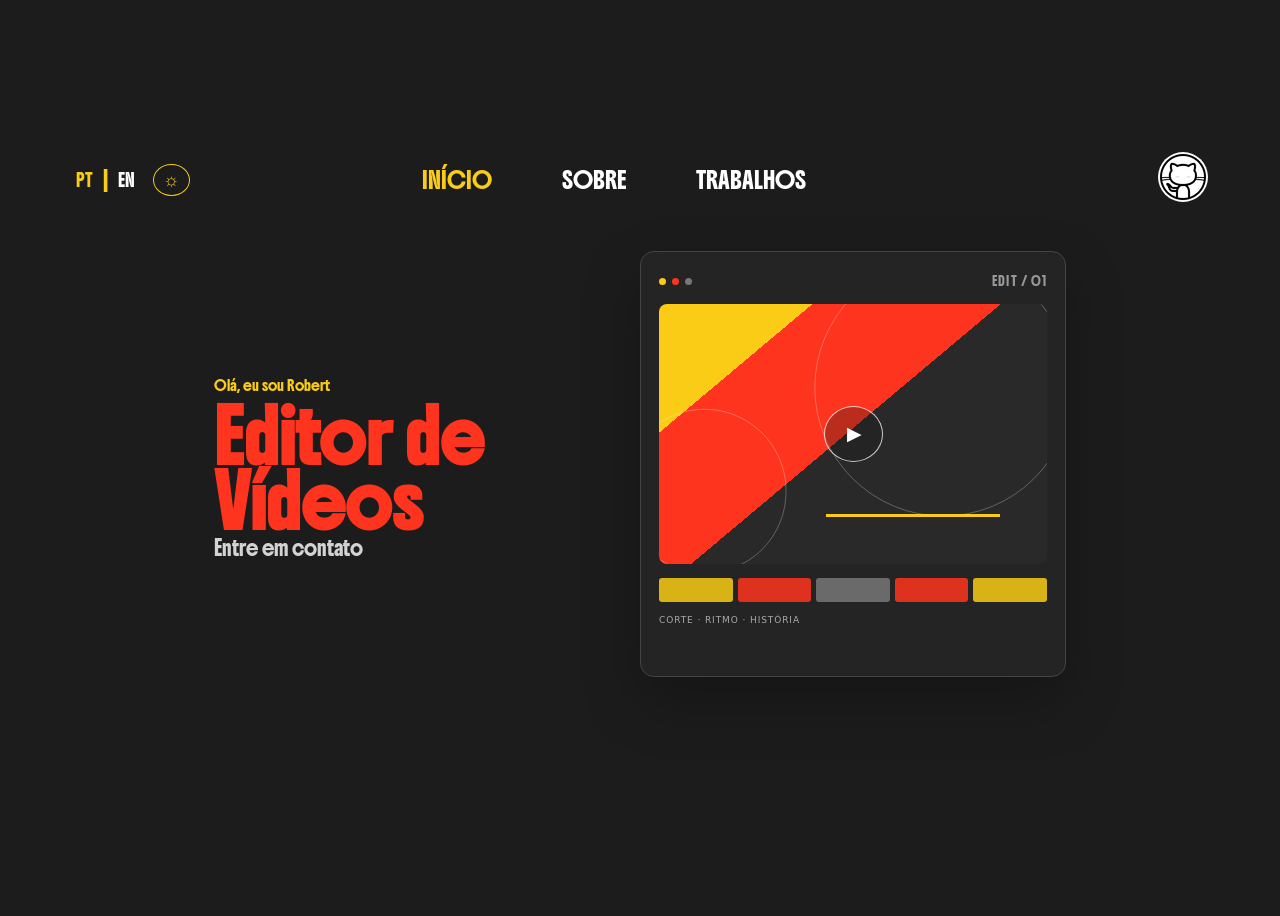
<file: Projeto-portifolio-main/index.html>
<!DOCTYPE html>
<html lang="pt-br">
<head>
    <link rel="icon" href="IconR.png">
    <link rel="preconnect" href="https://fonts.googleapis.com">
    <link rel="preconnect" href="https://fonts.gstatic.com" crossorigin>
    <link href="https://fonts.googleapis.com/css2?family=Boldonse&display=swap" rel="stylesheet">
    <link rel="stylesheet" href="https://cdnjs.cloudflare.com/ajax/libs/font-awesome/6.5.0/css/all.min.css">
    <link rel="stylesheet" href="main.css">
    <meta charset="UTF-8">
    <meta name="viewport" content="width=device-width, initial-scale=1.0">
    <title data-i18n="pageTitle">Portfólio de Robert</title>
</head>
<body>
<main class="mainbox">
    <header id="navbar">
        <div class="language-switch" data-i18n-aria="languagePicker" aria-label="Idioma">
            <button type="button" data-lang-choice="pt" aria-label="Português">PT</button>
            <span>|</span>
            <button type="button" data-lang-choice="en" aria-label="English">EN</button>
            <button type="button" class="theme-toggle" data-theme-toggle aria-pressed="false" aria-label="Ativar modo claro" title="Ativar modo claro">☼</button>
        </div>
       
        <div id="buttons">
            <button type="button" data-nav-page="homebox" aria-current="page">
                <p class="buttons" data-i18n="home"><strong>INÍCIO</strong></p>
            </button>
            <button type="button" data-nav-page="aboutbox">
                <p class="buttons" data-i18n="about"><b>SOBRE</b></p>
            </button>
            <button type="button" data-nav-page="workbox">
    <p class="buttons" data-i18n="works"><strong>TRABALHOS</strong></p>
</button>

        </div>
        <div id="gitbutton">
             <a href="https://github.com/Rob1nRobert">
                <button>
                    <img class="gitimg" src="icons8-github.gif" alt="GitHub" data-i18n-alt="githubAlt">
                </button>
            </a>
        </div>
    </header>
    <section id="homebox" class="page active">
    
        <div id="contactbox">
            <div class="textbox1">
            <p style="color:#FACC15 ;font-size: 10px;" data-i18n="greeting">Olá, eu sou Robert</p>
            <h1 class="fullstacktitle" data-i18n="profession">Editor de Vídeos</h1>
            <a id="contact-link" data-contact-link href="contact.html"><p class="contactp" data-i18n="contactMe"><strong>Entre em contato</strong></p></a>
            </div>
        </div>
        <div id="photobox" aria-hidden="true">
            <div class="hero-editor-card">
                <div class="hero-editor-top"><span></span><span></span><span></span><b>EDIT / 01</b></div>
                <div class="hero-preview"><span class="hero-preview-play">▶</span><span class="hero-preview-line"></span></div>
                <div class="hero-mini-timeline">
                    <i></i><i></i><i></i><i></i><i></i>
                </div>
                <p class="hero-editor-caption">CORTE · RITMO · HISTÓRIA</p>
            </div>
        </div>
        </section>
    <section id="workbox" class="page">
        <div class="works-heading">
            <h1 class="tittlework" data-i18n="videoTitle">Meus vídeos</h1>
            <div class="carousel-controls" aria-label="Controles do carrossel">
                <button class="carousel-button" type="button" data-direction="-1" data-i18n-aria="previousVideo" aria-label="Vídeo anterior">‹</button>
                <button class="carousel-button" type="button" data-direction="1" data-i18n-aria="nextVideo" aria-label="Próximo vídeo">›</button>
            </div>
        </div>
        <div class="niche-filter-area">
            <h2 data-i18n="nichesTitle">Filtrar por nicho</h2>
            <div class="niche-filters" role="group" data-i18n-aria="nicheFiltersLabel" aria-label="Filtrar vídeos por nicho">
                <button type="button" class="niche-filter active" data-niche-filter="all" data-i18n="allNiches" aria-pressed="true">Todos</button>
                <button type="button" class="niche-filter" data-niche-filter="games" data-i18n="nicheGames" aria-pressed="false">Jogos</button>
                <button type="button" class="niche-filter" data-niche-filter="other" data-i18n="nicheOther" aria-pressed="false">Outros</button>
            </div>
        </div>
        <div class="workbox2" data-i18n-aria="videoCarousel" aria-label="Carrossel de vídeos">
            <article class="Works" data-niche="games">
                <div class="video-frame vertical-video"><iframe src="https://www.youtube.com/embed/EexkABynGdo?enablejsapi=1" title="Jogo 01 — YouTube Shorts" data-i18n-title="gameVideo1" loading="lazy" allow="accelerometer; autoplay; clipboard-write; encrypted-media; gyroscope; picture-in-picture; web-share" referrerpolicy="strict-origin-when-cross-origin" allowfullscreen></iframe></div>
                <h2 data-i18n="gameVideo1">Jogo 01</h2>
                <p data-i18n="youtubeShortDescription">Edição para YouTube Shorts.</p>
            </article>
            <article class="Works" data-niche="games">
                <div class="video-frame vertical-video"><iframe src="https://www.youtube.com/embed/wYV0LbGsFuY?enablejsapi=1" title="Jogo 02 — YouTube Shorts" data-i18n-title="gameVideo2" loading="lazy" allow="accelerometer; autoplay; clipboard-write; encrypted-media; gyroscope; picture-in-picture; web-share" referrerpolicy="strict-origin-when-cross-origin" allowfullscreen></iframe></div>
                <h2 data-i18n="gameVideo2">Jogo 02</h2>
                <p data-i18n="youtubeShortDescription">Edição para YouTube Shorts.</p>
            </article>
            <article class="Works" data-niche="other">
                <div class="video-frame vertical-video"><iframe src="https://www.youtube.com/embed/GSeT4iWmxms?enablejsapi=1" title="Outro vídeo 01 — YouTube Shorts" data-i18n-title="otherVideo1" loading="lazy" allow="accelerometer; autoplay; clipboard-write; encrypted-media; gyroscope; picture-in-picture; web-share" referrerpolicy="strict-origin-when-cross-origin" allowfullscreen></iframe></div>
                <h2 data-i18n="otherVideo1">Outro vídeo 01</h2>
                <p data-i18n="youtubeShortDescription">Edição para YouTube Shorts.</p>
            </article>
            <article class="Works" data-niche="other">
                <div class="video-frame vertical-video"><iframe src="https://www.youtube.com/embed/uJylXmaSxjw?enablejsapi=1" title="Outro vídeo 02 — YouTube Shorts" data-i18n-title="otherVideo2" loading="lazy" allow="accelerometer; autoplay; clipboard-write; encrypted-media; gyroscope; picture-in-picture; web-share" referrerpolicy="strict-origin-when-cross-origin" allowfullscreen></iframe></div>
                <h2 data-i18n="otherVideo2">Outro vídeo 02</h2>
                <p data-i18n="youtubeShortDescription">Edição para YouTube Shorts.</p>
            </article>
            <article class="Works" data-niche="other">
                <div class="video-frame vertical-video"><iframe src="https://www.youtube.com/embed/2LqrnS8fJaQ?enablejsapi=1" title="Outro vídeo 03 — YouTube Shorts" data-i18n-title="otherVideo3" loading="lazy" allow="accelerometer; autoplay; clipboard-write; encrypted-media; gyroscope; picture-in-picture; web-share" referrerpolicy="strict-origin-when-cross-origin" allowfullscreen></iframe></div>
                <h2 data-i18n="otherVideo3">Outro vídeo 03</h2>
                <p data-i18n="youtubeShortDescription">Edição para YouTube Shorts.</p>
            </article>
        </div>
    </section>
    <section id="aboutbox" class="page">
      <div class="about-layout">
        <div class="about-copy">
          <p class="about-kicker" data-i18n="aboutKicker">SOBRE MIM</p>
          <h1 class="about-heading"><span data-i18n="aboutTitle">Conheça meu trabalho</span><span class="about-heading-mark">.</span></h1>
          <p class="about-description" data-i18n="aboutText">Sou Robert, editor de vídeos. Este espaço apresenta meus trabalhos e meu estilo de edição.</p>
          <a class="about-contact-link" data-contact-link href="contact.html"><span data-i18n="aboutContact">Vamos conversar</span><span aria-hidden="true">↗</span></a>
        </div>
        <aside class="about-visual" data-i18n-aria="editingTimelineLabel" aria-label="Ilustração de uma linha do tempo de edição">
          <div class="timeline-topline"><span></span><span></span><span></span></div>
          <div class="timeline-preview" aria-hidden="true">
            <div class="timeline-track"><i></i><i></i><i></i></div>
            <div class="timeline-track"><i></i><i></i></div>
            <div class="timeline-track"><i></i><i></i><i></i><i></i></div>
            <div class="timeline-playhead"></div>
          </div>
          <p class="timeline-caption" data-i18n="timelineCaption">Imagem · áudio · montagem</p>
        </aside>
      </div>
    </section>

</main>
<script src="main.js"></script>
</body>
</html>
</file>
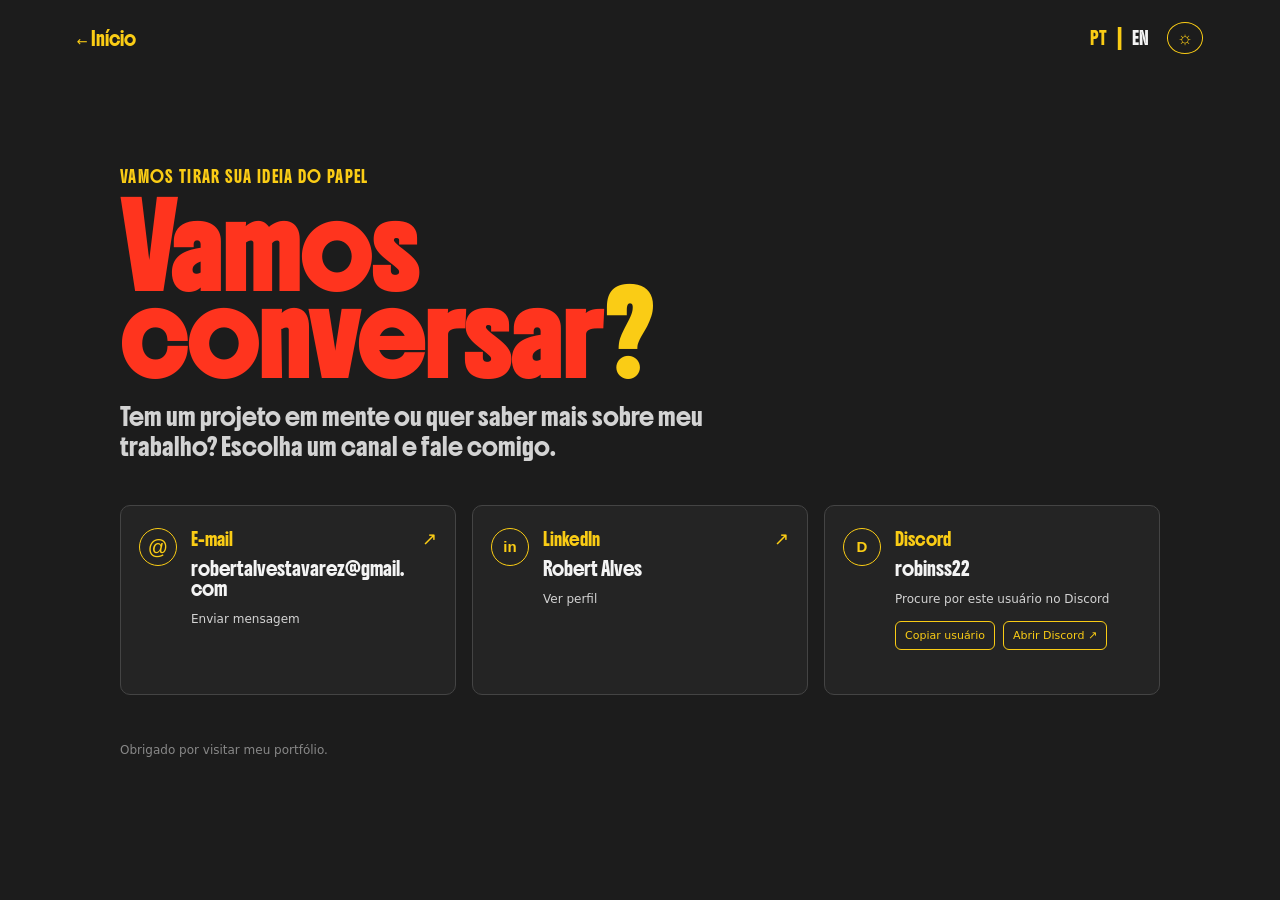
<file: Projeto-portifolio-main/contact.html>
<!DOCTYPE html>
<html lang="pt-BR">
<head>
    <meta charset="UTF-8">
    <meta name="viewport" content="width=device-width, initial-scale=1.0">
    <meta name="theme-color" content="#1C1C1C">
    <link rel="icon" href="IconR.png">
    <title data-i18n="contactPageTitle">Portfólio: Contato</title>
    <link rel="preconnect" href="https://fonts.googleapis.com">
    <link rel="preconnect" href="https://fonts.gstatic.com" crossorigin>
    <link href="https://fonts.googleapis.com/css2?family=Boldonse&display=swap" rel="stylesheet">
    <link rel="stylesheet" href="contact.css">
</head>
<body class="contact-page">
    <header class="contact-topbar">
        <a id="home-link" class="back-link" href="index.html" data-i18n="backHome">← Início</a>
        <div class="language-switch" data-i18n-aria="languagePicker" aria-label="Idioma">
            <button type="button" data-lang-choice="pt" aria-label="Português">PT</button>
            <span>|</span>
            <button type="button" data-lang-choice="en" aria-label="English">EN</button>
            <button type="button" class="theme-toggle" data-theme-toggle aria-pressed="false" aria-label="Ativar modo claro" title="Ativar modo claro">☼</button>
        </div>
    </header>

    <main class="contact-main">
        <section class="contact-intro">
            <p class="contact-eyebrow" data-i18n="contactEyebrow">VAMOS TIRAR SUA IDEIA DO PAPEL</p>
            <h1><span data-i18n="contactHeadline">Vamos conversar</span><span class="contact-question">?</span></h1>
            <p class="contact-description" data-i18n="contactDescription">Tem um projeto em mente ou quer saber mais sobre meu trabalho? Escolha um canal e fale comigo.</p>
        </section>

        <section class="contact-options" data-i18n-aria="contactOptionsLabel" aria-label="Canais de contato">
            <a class="contact-card" href="mailto:robertalvestavarez@gmail.com">
                <span class="contact-card-icon" aria-hidden="true">@</span>
                <span class="contact-card-copy">
                    <span class="contact-card-label" data-i18n="emailLabel">E-mail</span>
                    <span class="contact-card-value">robertalvestavarez@gmail.com</span>
                    <span class="contact-card-action" data-i18n="sendEmail">Enviar mensagem</span>
                </span>
                <span class="contact-card-arrow" aria-hidden="true">↗</span>
            </a>
            <a class="contact-card" href="https://www.linkedin.com/in/robert-tavares7a6303" target="_blank" rel="noopener noreferrer">
                <span class="contact-card-icon contact-card-icon-text" aria-hidden="true">in</span>
                <span class="contact-card-copy">
                    <span class="contact-card-label">LinkedIn</span>
                    <span class="contact-card-value">Robert Alves</span>
                    <span class="contact-card-action" data-i18n="viewProfile">Ver perfil</span>
                </span>
                <span class="contact-card-arrow" aria-hidden="true">↗</span>
            </a>
            <article class="contact-card discord-card">
                <span class="contact-card-icon contact-card-icon-text" aria-hidden="true">D</span>
                <span class="contact-card-copy">
                    <span class="contact-card-label" data-i18n="discordLabel">Discord</span>
                    <span class="contact-card-value">robinss22</span>
                    <span class="contact-card-action" data-i18n="discordSearchTip">Procure por este usuário no Discord</span>
                    <span class="discord-actions">
                        <button type="button" class="discord-action" data-discord-copy data-i18n="discordCopy">Copiar usuário</button>
                        <a class="discord-action" href="https://discord.com/app" target="_blank" rel="noopener noreferrer" data-i18n="openDiscord">Abrir Discord ↗</a>
                    </span>
                    <span class="discord-copy-status" data-discord-status role="status" aria-live="polite"></span>
                </span>
            </article>
        </section>

        <footer class="contact-footer" data-i18n="contactFooter">Obrigado por visitar meu portfólio.</footer>
    </main>
    <script src="main.js"></script>
</body>
</html>
</file>
<file: Projeto-portifolio-main/main.css>
*{
    font-family: "Boldonse", system-ui;

}
button{
    cursor: pointer;
    all:unset;
    
}
body{
    background-color: #1C1C1C;
}

.mainbox{
    display: flex;
    align-items: center;
    justify-content: center;
    flex-direction: column;
    row-gap: 30px;
    width: 100%;
    height: 100%;
    border: greenyellow solid;

}
.page {
    display: none;
    opacity: 0;
    transition: opacity 1s ease;
}

.page.active {
    display: flex;
    opacity: 1;
}

#navbar{
    display: flex;
    width: 100%;
    border-radius: 3%;
    justify-content: space-between;
    border-radius: 2%;
    align-items: center;
}
.language-switch { display: flex; align-items: center; gap: 6px; white-space: nowrap; color: #FACC15; }
.language-switch button { color: white; font-size: 12px; padding: 8px 4px; cursor: pointer; }
.language-switch button[aria-pressed="true"] { color: #FACC15; }
.language-switch .theme-toggle { margin-left: 8px; padding: 6px 9px; border: 1px solid #FACC15; border-radius: 50%; color: #FACC15; font: 18px/1 Arial, sans-serif; }
#buttons{
    display: flex;
    align-items: center;
    gap: 30px;


}
.buttons{
    color: white;
    border-radius: 10%;
    padding: 10px 20px;
}

#gitbutton{
    display: flex;
    width: 170px;
    align-items: center;
    justify-content: end;

}
.gitimg{
    border-radius: 50%;
}
#homebox{
    align-items: center;
    justify-content: space-between ;
    width: 75%;
    margin-bottom: 100px;
}

#contactbox{
    display: flex;

    width: 50%;
    flex-direction: column;
}
.fullstacktitle{
    color: #ff341e;
    font-size: 50px;
    line-height: 1.3;
    margin: 0;
}
.contactp{
    color:#d3d3d3;
    font-size: 14px;
    margin: 0;
}
#photobox{
    display: flex;
    align-items: center;
    justify-content: end;

    height: 100%;
    width: 50%;
    border-radius: 50;

}
.photomebox{
    height: 100%;
    width: 100%;
    border-radius: 5%;
}

#workbox{

    width: 90%;
    margin-bottom: 100px;
    flex-direction: column;
}
.tittlework{
 
    color: #d3d3d3;
    justify-content: left;

    
}
.Works{

    gap: 100px;
    height: 100%;
    width: 35%;
    border: red 1px solid;

}

.workbox2{
    display: flex;
    width: 100%;
    height: 750px;
    gap: 20px;

}

#aboutbox{
    border: white solid ;
    width: 97%;
    height: 100%;
    flex-direction: column;
    padding: 5% 0% 0% 0%;

}
#abouttitle{
    color: #FACC15;
    font-size: 60px;
    margin: 0;
    padding: 0;
}

#abouttext{
    font-size: 20px;
    color: white;
}

#abouttitle2{
    color: #FACC15;
    font-size: 20px;
    margin: 0;
    padding: 0;
}
#boxsocialabout{
    padding: 3% 0% 0% 0%;


}

/* Ajustes responsivos: preservam o estilo atual e corrigem as proporcoes. */
@media (max-width: 768px) {
  .mainbox { box-sizing: border-box; min-height: 100vh; height: auto; padding: 16px; row-gap: 24px; border: 0; }
  #navbar { align-items: center; width: 100%; }
  #buttons { gap: 4px; flex-wrap: wrap; }
  .buttons { padding: 8px 10px; font-size: 12px; }
  #gitbutton { width: auto; }
  .gitimg { width: 36px; height: 36px; }
  #homebox { box-sizing: border-box; width: 100%; margin-bottom: 32px; gap: 24px; flex-direction: column; align-items: stretch; }
  #contactbox, #photobox { width: 100%; }
  .fullstacktitle { font-size: clamp(32px, 9vw, 50px); }
  #photobox { justify-content: center; }
  .photomebox { max-width: 100%; height: auto; aspect-ratio: 1; object-fit: cover; }
  #workbox { width: 100%; margin-bottom: 32px; }
  .workbox2 { height: auto; flex-direction: column; gap: 16px; }
  .Works { box-sizing: border-box; width: 100%; min-height: 180px; }
  #aboutbox { box-sizing: border-box; width: 100%; height: auto; padding: 24px 16px; }
  #abouttitle { font-size: clamp(36px, 10vw, 60px); }
  #abouttext { font-size: 16px; }
}

body[data-theme="light"] { background-color: #F4F4F4; color: #1C1C1C; }
body[data-theme="light"] .buttons,
body[data-theme="light"] .Works,
body[data-theme="light"] .Works p,
body[data-theme="light"] .contactp,
body[data-theme="light"] .language-switch button { color: #1C1C1C; }
body[data-theme="light"] .tittlework,
body[data-theme="light"] #abouttext { color: #1C1C1C; }
body[data-theme="light"] #aboutbox { border-color: #1C1C1C; }
body[data-theme="light"] .Works { background-color: #FFFFFF; border-color: #D0D0D0; }
body[data-theme="light"] .video-frame { background-color: #E5E5E5; }
body[data-theme="light"] .carousel-button { color: #1C1C1C; }
body[data-theme="light"] .carousel-button:hover { color: #1C1C1C; }
body[data-theme="light"] .language-switch .theme-toggle { color: #1C1C1C; }

body[data-theme="light"] { background-color: #F4F4F0; color: #1C1C1C; }
body[data-theme="light"] .buttons,
body[data-theme="light"] .Works,
body[data-theme="light"] .Works p,
body[data-theme="light"] .contactp,
body[data-theme="light"] .language-switch button { color: #1C1C1C; }
body[data-theme="light"] .language-switch button[aria-pressed="true"] { color: #1C1C1C; }
body[data-theme="light"] #abouttitle,
body[data-theme="light"] #abouttitle2,
body[data-theme="light"] .tittlework,
body[data-theme="light"] #abouttext,
body[data-theme="light"] .Works h2 { color: #1C1C1C; }
body[data-theme="light"] #aboutbox { border-color: #DDDDD6; }
body[data-theme="light"] .Works { background: #FFFFFF; border-color: #DDDDD6; box-shadow: 0 8px 24px rgba(28, 28, 28, .06); }
body[data-theme="light"] .carousel-button { color: #1C1C1C; }
body[data-theme="light"] .carousel-button:hover { background: #FACC15; color: #1C1C1C; }
body[data-theme="light"] .language-switch .theme-toggle { color: #1C1C1C; }

@media (min-width: 769px) {
  .mainbox { box-sizing: border-box; min-height: 100vh; height: auto; padding: 24px clamp(24px, 5vw, 80px); border: 0; }
  #navbar { max-width: 1440px; }
  #homebox, #workbox, #aboutbox { max-width: 1280px; }
}

/* Carrossel da secao de trabalhos */
#workbox { display: none; flex-direction: column; gap: 18px; }
#workbox.active { display: flex; }
.works-heading { display: flex; align-items: center; justify-content: space-between; }
.tittlework { color: #d3d3d3; margin: 0; }
.carousel-controls { display: flex; gap: 10px; }
.carousel-button { display: grid; place-items: center; width: 42px; height: 42px; border: 1px solid #FACC15; border-radius: 50%; color: #FACC15; font: 28px/1 Arial, sans-serif; cursor: pointer; }
.carousel-button:hover { background: #FACC15; color: #1C1C1C; }
.workbox2 { display: flex; flex-direction: row; width: 100%; height: auto; gap: 20px; overflow-x: auto; scroll-snap-type: x mandatory; scroll-behavior: smooth; padding-bottom: 12px; scrollbar-width: none; -ms-overflow-style: none; }
.workbox2::-webkit-scrollbar { display: none; }
.Works { box-sizing: border-box; flex: 0 0 calc((100% - 40px) / 3); width: auto; min-width: 0; border: 1px solid #444; border-radius: 8px; padding: 12px; scroll-snap-align: start; color: #d3d3d3; }
.video-frame { width: 100%; aspect-ratio: 16 / 9; overflow: hidden; border-radius: 5px; background: #111; }
.video-frame video { display: block; width: 100%; height: 100%; object-fit: cover; }
.video-frame iframe { display: block; width: 100%; height: 100%; border: 0; }
.video-frame.vertical-video { width: min(100%, 270px); height: auto; aspect-ratio: 9 / 16; margin-inline: auto; }
.Works h2 { margin: 12px 0 4px; font-size: 16px; color: #FACC15; }
.Works p { margin: 0; color: #d3d3d3; font-size: 12px; }
.niche-filter-area { display: flex; align-items: center; justify-content: space-between; gap: 18px; flex-wrap: wrap; }
.niche-filter-area h2 { margin: 0; color: #FACC15; font-size: 18px; }
.niche-filters { display: flex; flex-wrap: wrap; gap: 8px; }
.niche-filter { all: unset; cursor: pointer; padding: 9px 13px; border: 1px solid #444; border-radius: 999px; color: #d3d3d3; font-size: 11px; }
.niche-filter:hover, .niche-filter.active { border-color: #FACC15; color: #FACC15; }
.niche-filter:focus-visible { outline: 2px solid #FACC15; outline-offset: 3px; }
@media (max-width: 768px) {
  .Works { flex-basis: 88%; }
  .carousel-button { width: 38px; height: 38px; }
  .niche-filter-area { align-items: flex-start; flex-direction: column; }
}
body[data-theme="light"] .niche-filter-area h2 { color: #1C1C1C; }
body[data-theme="light"] .niche-filter { border-color: #DDDDD6; color: #1C1C1C; }
body[data-theme="light"] .niche-filter:hover,
body[data-theme="light"] .niche-filter.active { border-color: #FACC15; color: #1C1C1C; background: #FACC15; }

/* Layout da seção Sobre mim */
#aboutbox { width: 100%; min-height: 68vh; height: auto; padding: clamp(36px, 7vw, 92px) clamp(18px, 5vw, 72px); border: 0; }
.about-layout { width: 100%; display: grid; grid-template-columns: minmax(0, 1.15fr) minmax(280px, .85fr); align-items: center; gap: clamp(36px, 8vw, 110px); }
.about-copy { max-width: 660px; }
.about-kicker { margin: 0 0 18px; color: #FACC15; font-size: 11px; letter-spacing: .12em; }
.about-heading { margin: 0; color: #F4F4F4; font-size: clamp(38px, 6.5vw, 72px); line-height: 1.16; }
.about-heading-mark { color: #ff341e; }
.about-description { max-width: 590px; margin: 24px 0 30px; color: #D3D3D3; font-size: clamp(14px, 1.6vw, 18px); line-height: 1.9; }
.about-contact-link { display: inline-flex; align-items: center; gap: 12px; padding: 12px 16px; border: 1px solid #FACC15; border-radius: 6px; color: #FACC15; text-decoration: none; font-size: 12px; }
.about-contact-link:hover { background: #FACC15; color: #1C1C1C; }
.about-contact-link span { font: 18px Arial, sans-serif; }
.about-visual { position: relative; min-height: 300px; display: flex; flex-direction: column; justify-content: flex-end; overflow: hidden; padding: 28px; border: 1px solid #444; border-radius: 12px; background: #242424; }
.timeline-topline { position: absolute; top: 20px; left: 22px; display: flex; gap: 7px; }
.timeline-topline span { width: 7px; height: 7px; border-radius: 50%; background: #FACC15; opacity: .8; }
.timeline-topline span:nth-child(2) { background: #ff341e; }
.timeline-topline span:nth-child(3) { background: #777; }
.timeline-preview { position: relative; display: grid; gap: 12px; padding: 22px 12px; border: 1px solid #3b3b3b; border-radius: 8px; background: #1C1C1C; }
.timeline-track { height: 20px; display: flex; gap: 5px; }
.timeline-track i { display: block; height: 100%; flex: 1; border-radius: 3px; background: #FACC15; opacity: .82; }
.timeline-track:nth-child(2) i { background: #ff341e; }
.timeline-track:nth-child(3) i:nth-child(even) { background: #777; }
.timeline-playhead { position: absolute; top: 10px; bottom: 10px; left: 57%; width: 2px; background: #F4F4F4; }
.timeline-caption { margin: 16px 0 0; color: #aaa; font: 11px system-ui, sans-serif; letter-spacing: .04em; }
body[data-theme="light"] .about-heading { color: #1C1C1C; }
body[data-theme="light"] .about-description { color: #444; }
body[data-theme="light"] .about-visual { border-color: #DDDDD6; background: #FFFFFF; box-shadow: 0 8px 24px rgba(28, 28, 28, .06); }
body[data-theme="light"] .timeline-preview { border-color: #E3E3DC; background: #F4F4F0; }
body[data-theme="light"] .timeline-caption { color: #555; }
@media (max-width: 768px) {
  #aboutbox { min-height: 0; padding: 28px 16px; }
  .about-layout { grid-template-columns: 1fr; gap: 32px; }
  .about-visual { min-height: 220px; padding: 22px; }
}

/* Microinterações e entradas */
body { transition: background-color 220ms ease, color 220ms ease; }
.page.active { animation: page-arrive 420ms cubic-bezier(.2,.75,.25,1) both; }
@keyframes page-arrive { from { opacity: 0; transform: translateY(12px); } to { opacity: 1; transform: translateY(0); } }
#buttons button { transition: transform 160ms ease; }
#buttons button:hover { transform: translateY(-2px); }
#buttons button[aria-current="page"] .buttons { color: #FACC15; }
body[data-theme="light"] #buttons button[aria-current="page"] .buttons { color: #1C1C1C; text-decoration: underline 2px #FACC15; text-underline-offset: 5px; }
.buttons { transition: color 160ms ease; }
.contactp strong { display: inline-block; transition: color 160ms ease, transform 160ms ease; }
a:hover .contactp strong { color: #FACC15; transform: translateX(3px); }
.theme-toggle { transition: transform 220ms ease, background-color 180ms ease, color 180ms ease; }
.theme-toggle:hover { transform: rotate(25deg) scale(1.08); }
.niche-filter { transition: color 160ms ease, background-color 160ms ease, border-color 160ms ease, transform 160ms ease; }
.niche-filter:hover { transform: translateY(-2px); }
.carousel-button { transition: transform 160ms ease, background-color 160ms ease, color 160ms ease; }
.carousel-button:hover { transform: scale(1.06); }
.Works { transition: transform 180ms ease, border-color 180ms ease, box-shadow 180ms ease; }
.Works:hover { transform: translateY(-4px); border-color: #FACC15; box-shadow: 0 10px 22px rgba(0,0,0,.18); }
.about-contact-link { transition: color 180ms ease, background-color 180ms ease, transform 180ms ease; }
.about-contact-link:hover { transform: translateY(-2px); }
.about-visual { animation: card-float 5s ease-in-out infinite; }
@keyframes card-float { 0%,100% { transform: translateY(0); } 50% { transform: translateY(-6px); } }
.timeline-playhead { animation: timeline-sweep 3.2s ease-in-out infinite alternate; }
@keyframes timeline-sweep { from { left: 18%; } to { left: 82%; } }
.hero-editor-card { position: relative; width: min(100%, 420px); aspect-ratio: 1 / 1; overflow: hidden; padding: 18px; border: 1px solid #444; border-radius: 14px; background: #242424; box-shadow: 0 24px 60px rgba(0,0,0,.24); animation: hero-float 5.5s ease-in-out infinite; }
@keyframes hero-float { 0%,100% { transform: translateY(0) rotate(0); } 50% { transform: translateY(-8px) rotate(.5deg); } }
.hero-editor-top { height: 22px; display: flex; align-items: center; gap: 6px; color: #999; font: 9px system-ui, sans-serif; letter-spacing: .12em; }
.hero-editor-top span { width: 7px; height: 7px; border-radius: 50%; background: #FACC15; }
.hero-editor-top span:nth-child(2) { background: #ff341e; }
.hero-editor-top span:nth-child(3) { background: #777; }
.hero-editor-top b { margin-left: auto; font-weight: 500; }
.hero-preview { position: relative; height: 67%; display: grid; place-items: center; overflow: hidden; margin-top: 12px; border-radius: 8px; background: linear-gradient(140deg, #FACC15 0 22%, #ff341e 22% 49%, #292929 49% 100%); }
.hero-preview::before, .hero-preview::after { content: ""; position: absolute; border: 1px solid rgba(244,244,244,.28); border-radius: 50%; }
.hero-preview::before { width: 66%; aspect-ratio: 1; transform: translate(35%,-18%); }
.hero-preview::after { width: 42%; aspect-ratio: 1; transform: translate(-90%,35%); }
.hero-preview-play { z-index: 1; width: 54px; height: 54px; display: grid; place-items: center; padding-left: 3px; border: 1px solid rgba(255,255,255,.75); border-radius: 50%; color: #fff; font: 19px Arial,sans-serif; background: rgba(28,28,28,.3); transition: transform 220ms ease, background-color 220ms ease; }
.hero-editor-card:hover .hero-preview-play { transform: scale(1.12); background: rgba(28,28,28,.6); }
.hero-preview-line { position: absolute; right: 12%; bottom: 18%; width: 45%; height: 3px; background: #FACC15; transform-origin: left; animation: preview-line 2.8s ease-in-out infinite alternate; }
@keyframes preview-line { from { transform: scaleX(.35); } to { transform: scaleX(1); } }
.hero-mini-timeline { display: flex; gap: 5px; height: 24px; margin-top: 14px; }
.hero-mini-timeline i { flex: 1; border-radius: 3px; background: #FACC15; opacity: .85; animation: timeline-pulse 1.8s ease-in-out infinite alternate; }
.hero-mini-timeline i:nth-child(2n) { background: #ff341e; animation-delay: .3s; }
.hero-mini-timeline i:nth-child(3n) { background: #777; animation-delay: .6s; }
@keyframes timeline-pulse { from { opacity: .5; } to { opacity: 1; } }
.hero-editor-caption { margin: 13px 0 0; color: #aaa; font: 9px system-ui,sans-serif; letter-spacing: .1em; }
body[data-theme="light"] .hero-editor-card { background: #fff; border-color: #DDDDD6; box-shadow: 0 24px 60px rgba(28,28,28,.1); }
body[data-theme="light"] .hero-editor-caption { color: #555; }
body[data-theme="light"] .Works:hover { box-shadow: 0 10px 22px rgba(28,28,28,.1); }
a:focus-visible, button:focus-visible { outline: 2px solid #FACC15; outline-offset: 4px; }

@media (prefers-reduced-motion: reduce) {
  *, *::before, *::after { scroll-behavior: auto !important; animation-duration: .01ms !important; animation-iteration-count: 1 !important; transition-duration: .01ms !important; }
}
</file>
<file: Projeto-portifolio-main/contact.css>
* { box-sizing: border-box; }

body.contact-page {
    min-height: 100vh;
    margin: 0;
    padding: 0 clamp(20px, 6vw, 88px);
    background: #1C1C1C;
    color: #F4F4F4;
    font-family: "Boldonse", system-ui, sans-serif;
    transition: background-color 180ms ease, color 180ms ease;
}

.contact-topbar {
    width: min(100%, 1280px);
    min-height: 76px;
    margin: 0 auto;
    display: flex;
    align-items: center;
    justify-content: space-between;
    gap: 20px;
}

.back-link { color: #FACC15; text-decoration: none; font-size: 13px; }
.back-link:hover { color: #ff341e; }

.language-switch { display: flex; align-items: center; gap: 6px; color: #FACC15; white-space: nowrap; }
.language-switch button { all: unset; cursor: pointer; padding: 8px 4px; color: #F4F4F4; font: 12px "Boldonse", system-ui, sans-serif; }
.language-switch button[aria-pressed="true"] { color: #FACC15; }
.language-switch .theme-toggle { margin-left: 8px; padding: 6px 9px; border: 1px solid #FACC15; border-radius: 50%; color: #FACC15; font: 18px/1 Arial, sans-serif; }

.contact-main { width: min(100%, 1040px); margin: 0 auto; padding: clamp(54px, 10vh, 112px) 0 36px; }
.contact-intro { max-width: 760px; }
.contact-eyebrow { margin: 0 0 18px; color: #FACC15; font-size: 11px; letter-spacing: .12em; }
.contact-intro h1 { margin: 0; color: #ff341e; font-size: clamp(38px, 7vw, 76px); line-height: 1.15; }
.contact-question { color: #FACC15; }
.contact-description { max-width: 640px; margin: 22px 0 42px; color: #D3D3D3; font-size: clamp(14px, 1.6vw, 17px); line-height: 1.8; }

.contact-options { display: grid; grid-template-columns: repeat(3, minmax(0, 1fr)); gap: 16px; }
.contact-card {
    min-height: 190px;
    display: flex;
    align-items: flex-start;
    gap: 14px;
    padding: 22px 18px;
    border: 1px solid #444;
    border-radius: 10px;
    background: #242424;
    color: #F4F4F4;
    text-decoration: none;
    transition: transform 160ms ease, border-color 160ms ease, background-color 160ms ease;
}
.contact-card:hover { transform: translateY(-4px); border-color: #FACC15; }
.discord-actions { display: flex; align-items: center; flex-wrap: wrap; gap: 8px; margin-top: 7px; }
.discord-action { all: unset; cursor: pointer; padding: 7px 9px; border: 1px solid #FACC15; border-radius: 6px; color: #FACC15; font: 11px system-ui, sans-serif; text-decoration: none; transition: color 160ms ease, background-color 160ms ease, transform 160ms ease; }
.discord-action:hover { transform: translateY(-1px); background: #FACC15; color: #1C1C1C; }
.discord-copy-status { min-height: 14px; color: #FACC15; font: 10px system-ui, sans-serif; }
.contact-card-icon { width: 38px; height: 38px; flex: 0 0 38px; display: grid; place-items: center; border: 1px solid #FACC15; border-radius: 50%; color: #FACC15; font: 20px/1 Arial, sans-serif; }
.contact-card-icon-text { font-weight: 700; font-size: 15px; }
.contact-card-copy { min-width: 0; display: flex; flex: 1; flex-direction: column; gap: 8px; }
.contact-card-label { color: #FACC15; font-size: 12px; }
.contact-card-value { overflow-wrap: anywhere; color: #F4F4F4; font-size: 13px; line-height: 1.55; }
.contact-card-action { margin-top: 5px; color: #D3D3D3; font: 12px system-ui, sans-serif; }
.contact-card-arrow { margin-left: auto; color: #FACC15; font: 18px Arial, sans-serif; }
.contact-footer { margin-top: 48px; color: #888; font: 12px system-ui, sans-serif; }

body.contact-page[data-theme="light"] { background: #F4F4F0; color: #1C1C1C; }
body.contact-page[data-theme="light"] .contact-description,
body.contact-page[data-theme="light"] .contact-card-action,
body.contact-page[data-theme="light"] .contact-footer { color: #555; }
body.contact-page[data-theme="light"] .contact-card { background: #FFFFFF; border-color: #DDDDD6; box-shadow: 0 8px 24px rgba(28, 28, 28, .06); }
body.contact-page[data-theme="light"] .contact-card:hover { border-color: #FACC15; box-shadow: 0 12px 28px rgba(28, 28, 28, .1); }
body.contact-page[data-theme="light"] .contact-card-value,
body.contact-page[data-theme="light"] .language-switch button { color: #1C1C1C; }
body.contact-page[data-theme="light"] .language-switch button[aria-pressed="true"] { color: #1C1C1C; }
body.contact-page[data-theme="light"] .language-switch .theme-toggle { color: #1C1C1C; }
body.contact-page[data-theme="light"] .discord-action { color: #1C1C1C; }
body.contact-page[data-theme="light"] .discord-action:hover { background: #FACC15; color: #1C1C1C; }
body.contact-page[data-theme="light"] .discord-copy-status { color: #1C1C1C; }

@media (max-width: 760px) {
    body.contact-page { padding: 0 20px; }
    .contact-topbar { min-height: 68px; }
    .contact-main { padding-top: 50px; }
    .contact-description { margin-bottom: 30px; }
    .contact-options { grid-template-columns: 1fr; gap: 12px; }
    .contact-card { min-height: 128px; align-items: center; padding: 18px; }
    .contact-footer { margin-top: 30px; }
}

.contact-intro { animation: contact-enter 480ms cubic-bezier(.2,.75,.25,1) both; }
.contact-eyebrow { animation: contact-enter 520ms 70ms both; }
.contact-options .contact-card { animation: contact-enter 500ms both; }
.contact-options .contact-card:nth-child(2) { animation-delay: 100ms; }
.contact-options .contact-card:nth-child(3) { animation-delay: 180ms; }
.contact-options .contact-card:nth-child(4) { animation-delay: 260ms; }
@keyframes contact-enter { from { opacity: 0; transform: translateY(14px); } to { opacity: 1; transform: translateY(0); } }
@media (prefers-reduced-motion: reduce) {
    *, *::before, *::after { scroll-behavior: auto !important; animation-duration: .01ms !important; animation-iteration-count: 1 !important; transition-duration: .01ms !important; }
}
</file>
